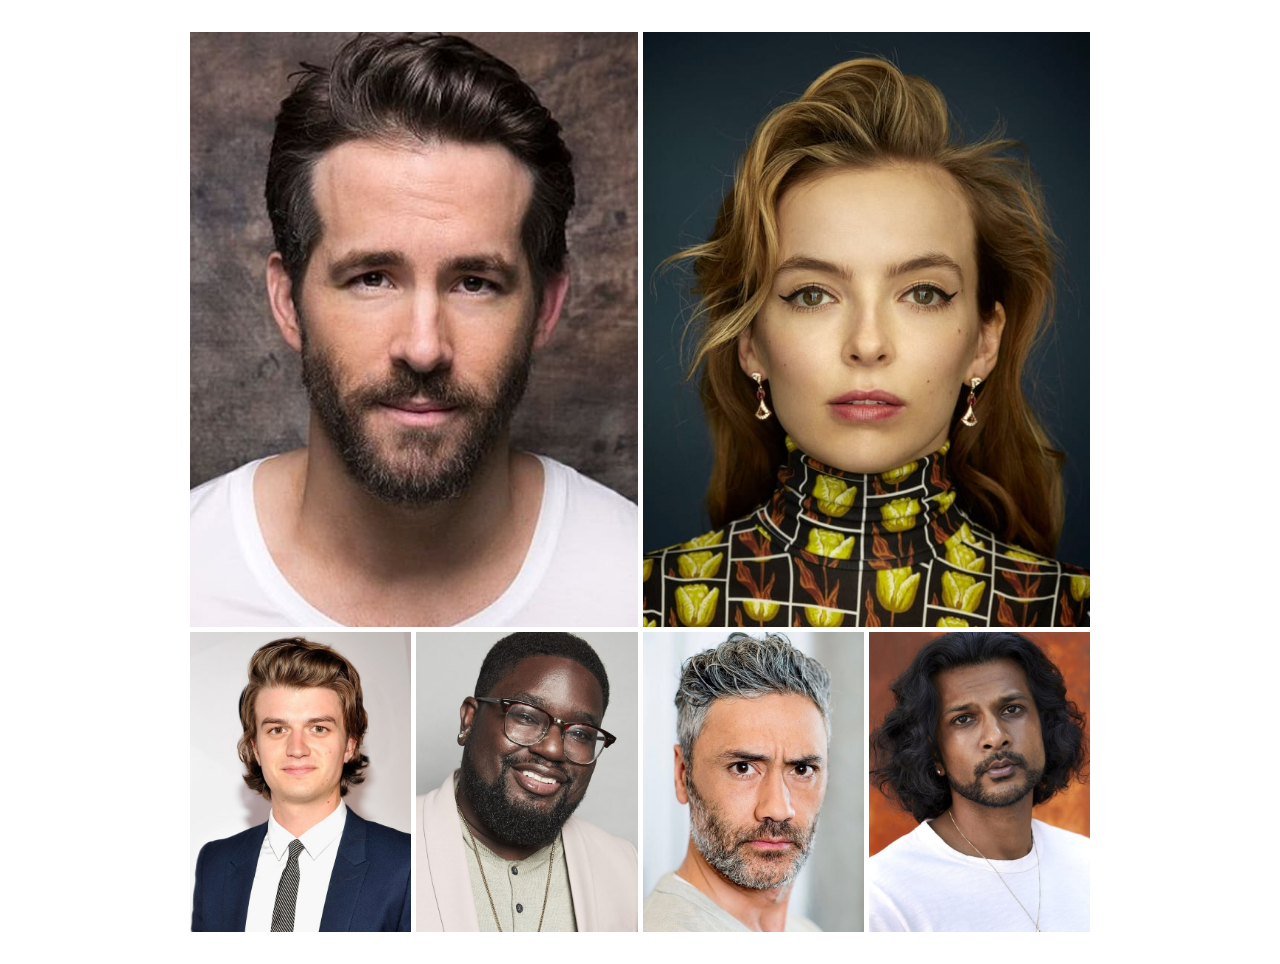
<file: actorsGallery.html>
<!DOCTYPE html>
<html lang="en">
<head>
    <meta charset="UTF-8">
    <meta http-equiv="X-UA-Compatible" content="IE=edge">
    <meta name="viewport" content="width=device-width, initial-scale=1.0">
    <link rel="stylesheet" href="css/gallery.css">
    <title>Free Guy Actors Gallery </title>
</head>
<body>

    <div class="container">

        <div class="ryan">
            <div class="img">
                <img src="images/ryan.jpg" alt="">
            </div>
        </div>

        <div class="jodie">
            <div class="img">
                <img src="images/jodie.jpg" alt="">
            </div>
        </div>

        <div class="joe">
            <div class="img">
                <img src="images/joe.jpg" alt="">
            </div>
        </div>

        <div class="lil">
            <div class="img">
                <img src="images/lilrel.jpg" alt="">
            </div>
        </div>

        <div class="taika">
            <div class="img">
                <img src="images/taika.jpg" alt="">
            </div>
        </div>

        <div class="utkarsh">
            <div class="img">
                <img src="images/utkarsh.jpg" alt="">
            </div>
        </div>

    </div>
    
</body>
</html>
</file>
<file: css/gallery.css>
* {
    margin: 0;
    padding: 0;
    box-sizing: border-box;
}


.container{
    width: 900px;
    height: 900px;
    margin: 2rem auto;
    display: grid;
    grid-template-columns: repeat(4, 1fr);
    grid-template-rows: 595px 300px;
    gap: 5px;


}

.container > div{
    width: 100%;
    height: 100%;
}

.img {
    width: 100%;
    height: 100%;
}

.img img {
    width: 100%;
    height: 100%;
    object-fit: cover;
}

.ryan {
    grid-column: 1/3;
    grid-row: 1/2;

}

.jodie {
    grid-column: 3/5;
    grid-row: 1/2;
}

@media (max-width: 568px){
    body {
        background-color: #000;
    }
   
    .container {
        width: auto;
        grid-template-columns: repeat(1, auto);
        grid-template-rows: repeat(6, 1fr);
        grid-template-areas: 
        "ryan"
        "jodie"
        "joe"
        "lilrel"
        "utkarsh"
        "taika"
        ;
    }

    .ryan {
        grid-area: ryan;
    }
    
    .jodie {
        grid-area: jodie;
    }

    .joe {
        grid-area: joe;
    }

    .lilrel {
        grid-area: lilrel;
    }

    .utkarsh {
        grid-area: lilrel;
    }

    .taika {
        grid-area: taika;
    }

}
</file>
